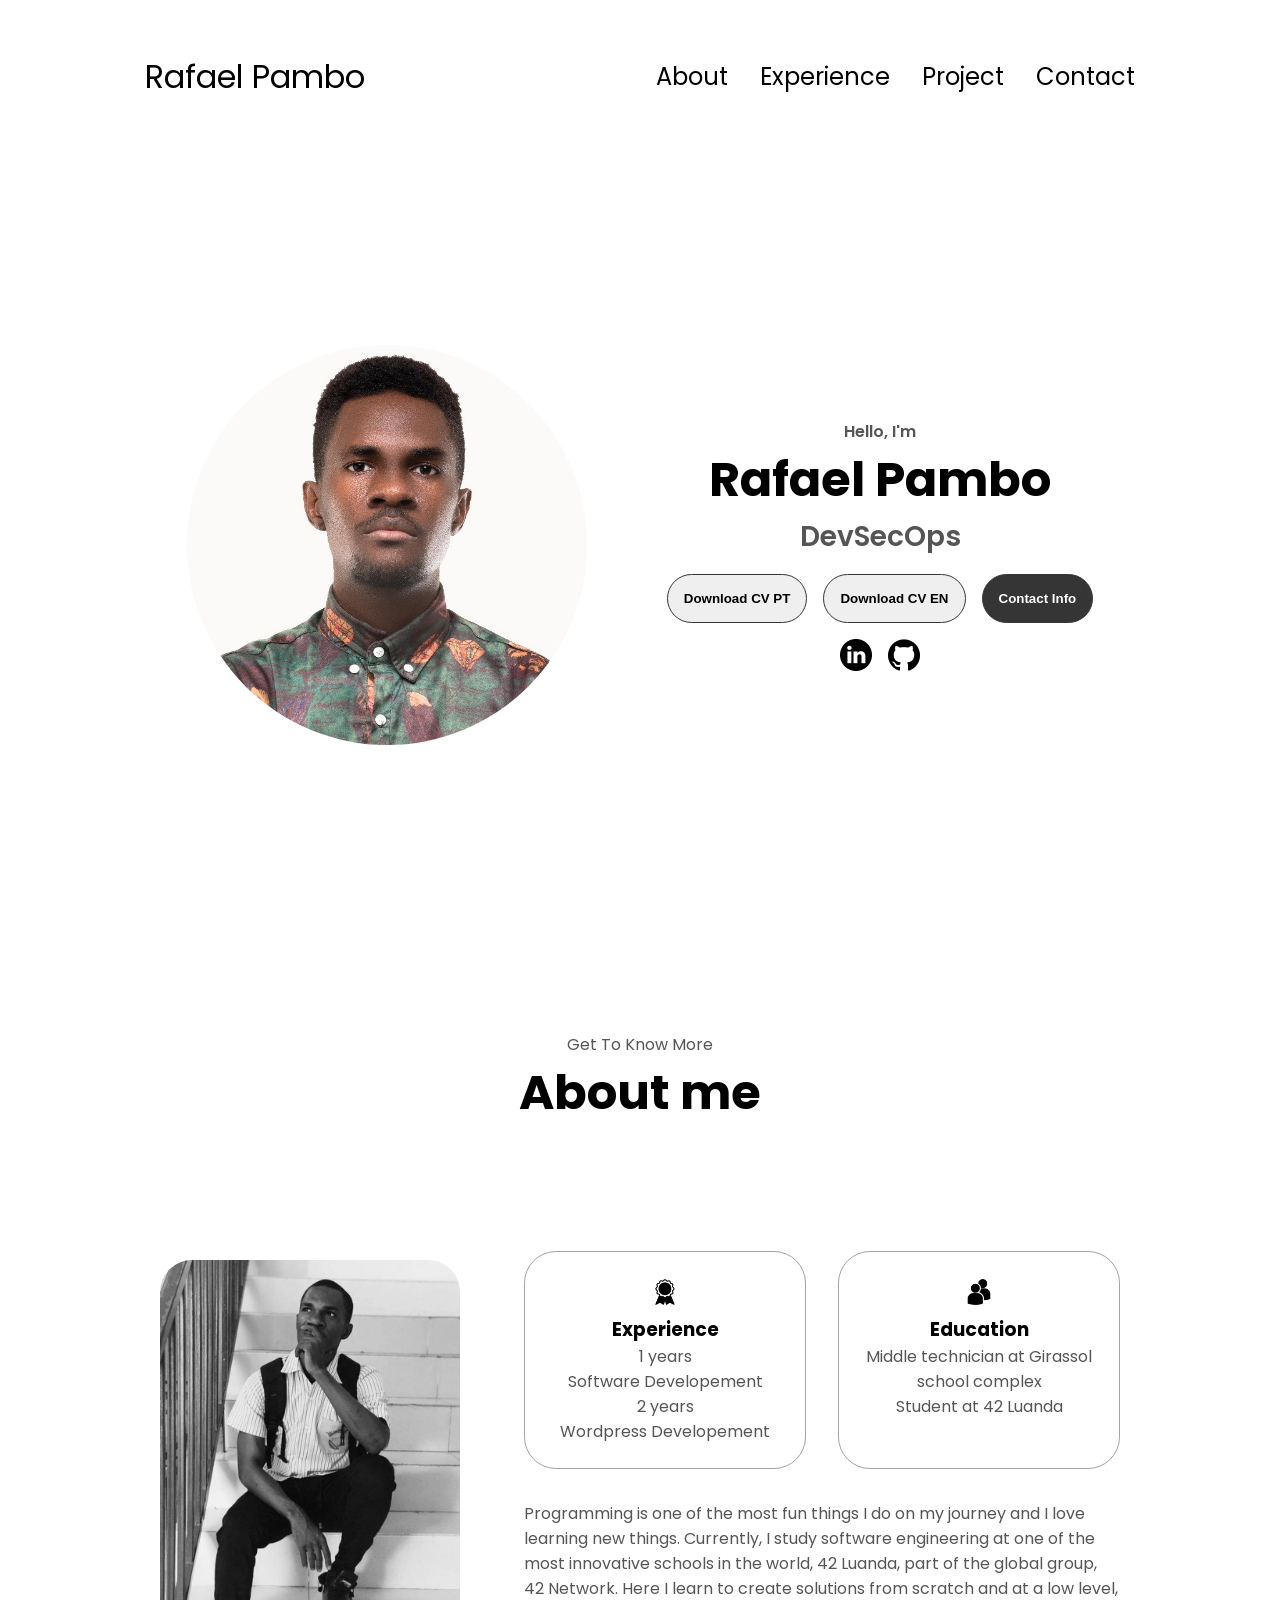
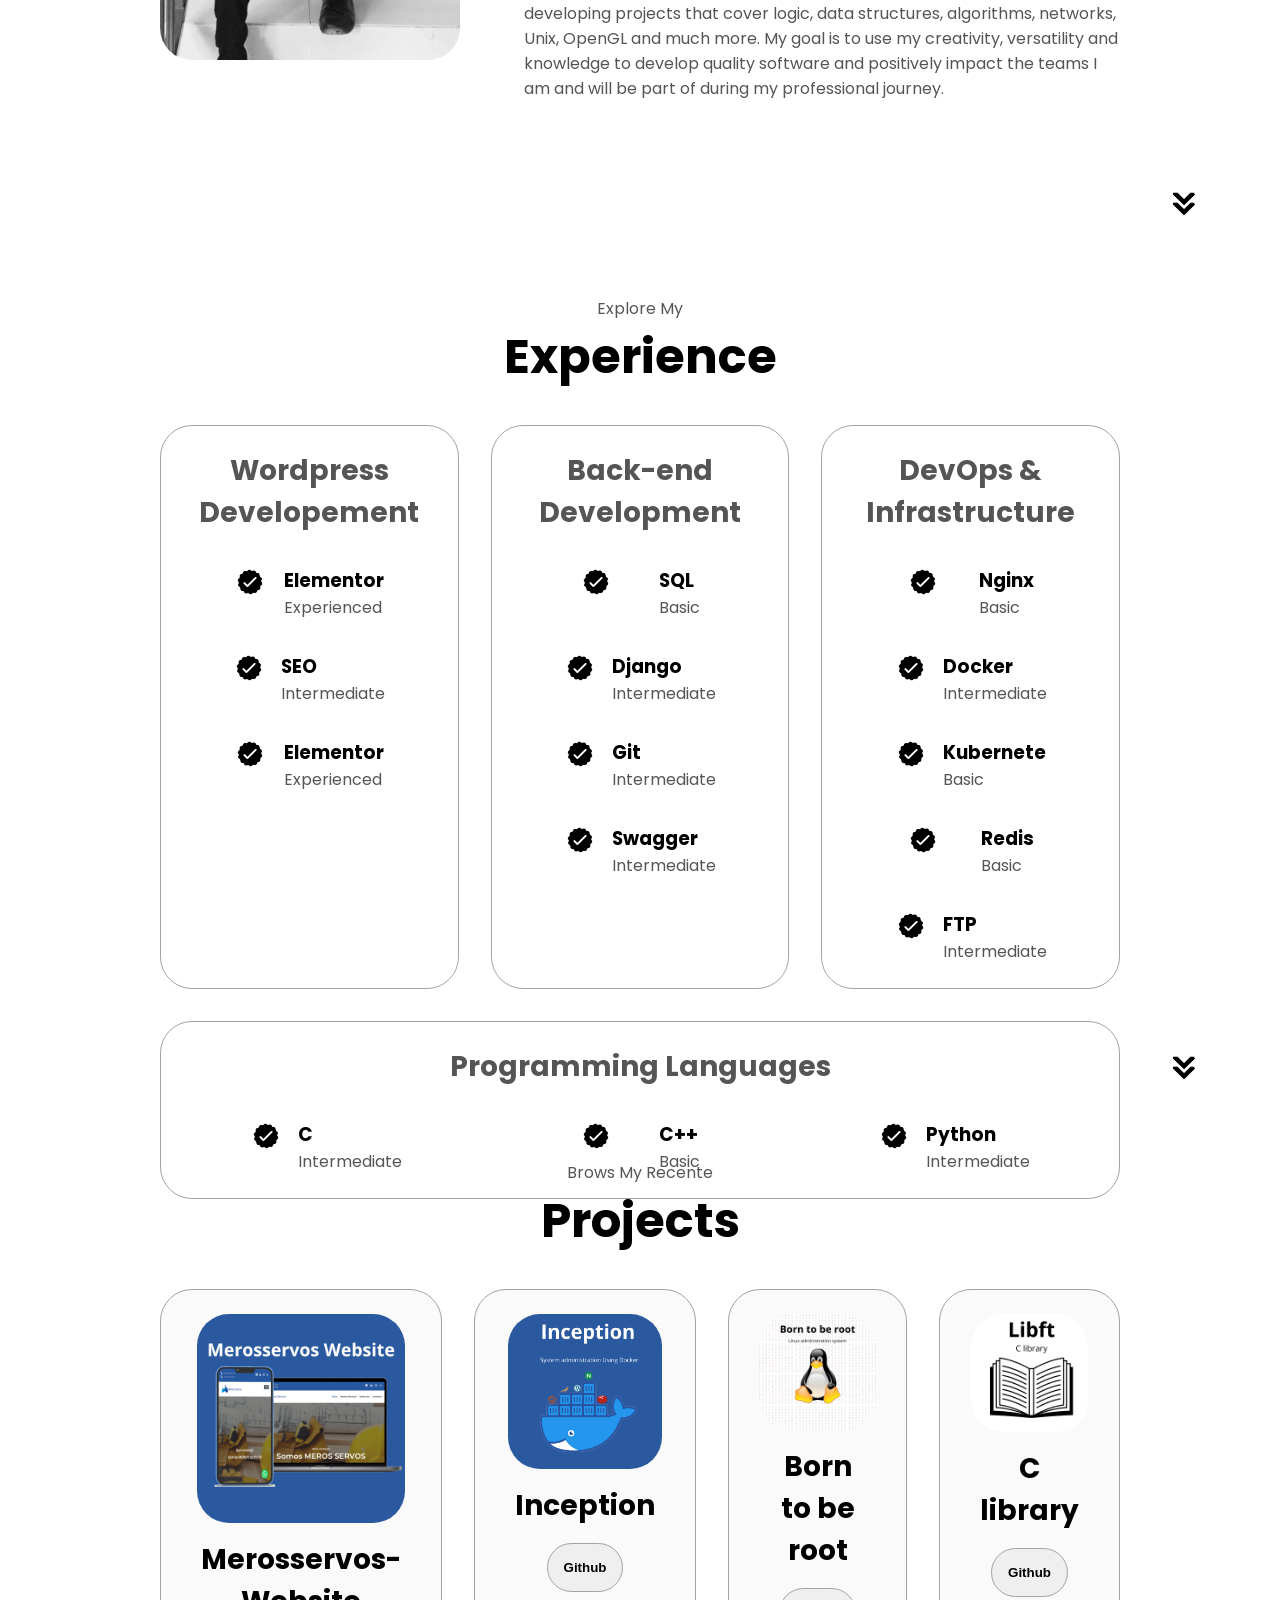
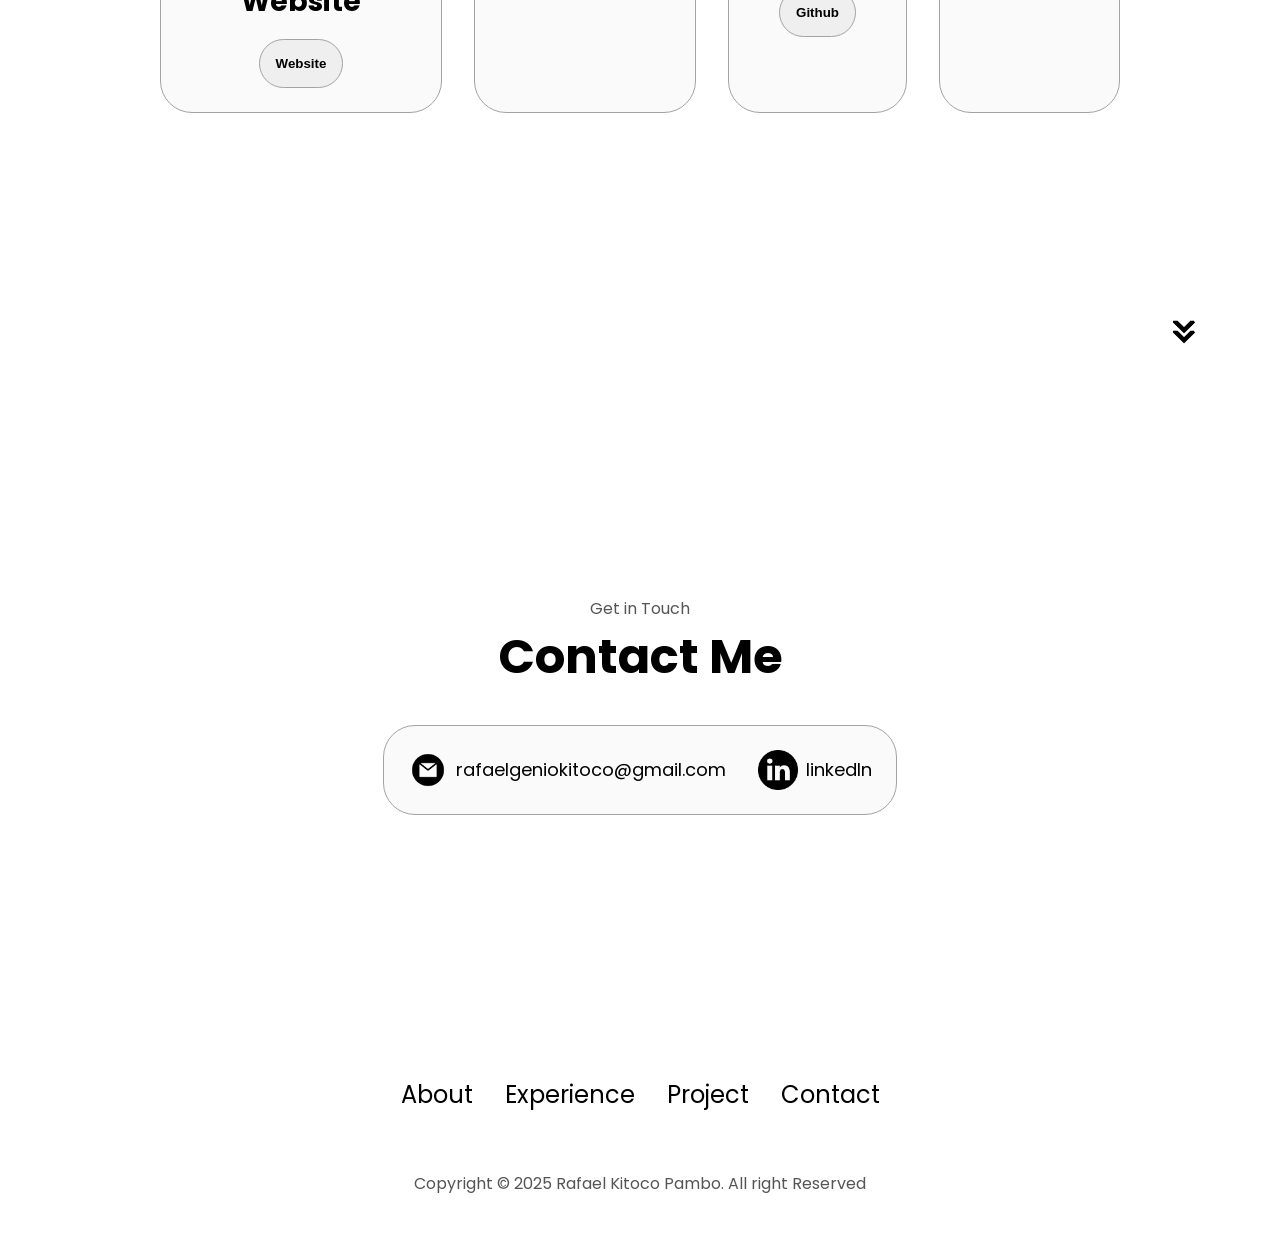
<file: bonus/srcs/requirements/static_page/html/index.html>
<!DOCTYPE html>
<html lang="en">
<head>
    <meta charset="UTF-8">
    <meta name="viewport" content="width=device-width, initial-scale=1.0">
    <title>Rafael Pambo</title>
    <link rel="stylesheet" href="style.css">
    <link rel="stylesheet" href="mediaquerys.css">
</head>
<body>
    <nav id="desktop-nav">
        <div class="logo">Rafael Pambo</div>
        <div>
            <ul class="nav-links">
                <li><a href="#about">About</a></li>
                <li><a href="#experience">Experience</a></li>
                <li><a href="#projects">Project</a></li>
                <li><a href="#contact">Contact</a></li>
            </ul>
        </div>
    </nav>
    <nav id="hamburger-nav">
        <div class="logo">Rafael Pambo</div>
        <div class="hamburger-menu">
            <div class="hamburger-icon" onclick="toggleMenu()">
                <span></span>
                <span></span>
                <span></span>
            </div>
            <div class="menu-links">
                <li><a href="#about" onclick="toggleMenu()">About</a></li>
                <li><a href="#experience" onclick="toggleMenu()">Experience</a></li>
                <li><a href="#projects" onclick="toggleMenu()">Project</a></li>
                <li><a href="#contact" onclick="toggleMenu()">Contact</a></li>
            </div>
        </div>
    </nav>
    <section id="profile">
        <div class="section__pic-container">
            <img class="rotante" src="assets/rafael.jpeg" alt="rafael pambo">
        </div>
        <div class="section__text">
            <p class="section__text__p1">Hello, I'm</p>
            <h1 class="title">Rafael Pambo</h1>
            <p class="section__text__p2">DevSecOps</p>
            <div class="btn-conteiner">
                <button class="btn btn-color-2" onclick="window.open('assets/rafael-pambo.pdf')">
                    Download CV PT
                </button>
                <button class="btn btn-color-2" onclick="window.open('assets/rafael-pambo.pdf')">
                    Download CV EN
                </button>
                <button class="btn btn-color-1" onclick="location.href='/#contact'">
                    Contact Info
                </button>
            </div>
            <div class="social-container">
                <img src="assets/linkedin.png" alt="My linkedin profile" class="icon" onclick="location.href='https://www.linkedin.com/in/rafaelkitoco/'">
                <img src="assets/github.png" alt="My github profile" class="icon" onclick="location.href='https://github.com/RafaelKitoco'">
            </div>
        </div>
    </section>
    <section id="about">
        <p class="section__text__p1">Get To Know More</p>
        <h1 class="title">About me</h1>
        <div class="section-container">
            <div class="section__pic-container">
                <img src="assets/rafael-about.jpg" alt="profile picture about" class="about-pic">
            </div>
            <div class="about-details-container">
                <div class="about-containers">
                    <div class="details-container">
                        <img src="./assets/experience.png" alt="experience Icon" class="icon">
                        <h3>Experience</h3>
                        <p>1 years <br> Software Developement</p>
                        <p>2 years <br> Wordpress Developement</p>
                    </div>
                    <div class="details-container">
                        <img src="assets/education.png" alt="educattion" class="icon">
                        <h3>Education</h3>
                        <p>Middle technician at Girassol school complex <br> Student at 42 Luanda</p>
                    </div>
                </div>
                <div class="text-container">
                    <p>Programming is one of the most fun things I do on my journey and I love learning new things.

                        Currently, I study software engineering at one of the most innovative schools in the world, 42 Luanda, part of the global group, 42 Network. Here I learn to create solutions from scratch and at a low level, developing projects that cover logic, data structures, algorithms, networks, Unix, OpenGL and much more.
                        
                        My goal is to use my creativity, versatility and knowledge to develop quality software and positively impact the teams I am and will be part of during my professional journey.</p>
                </div>
            </div>
        </div>
        <img src="assets/arrow.png" alt="Arrow icon" class="icon arrow" onclick="location.href='./#experience'">
    </section>
    <section id="experience">
        <p class="section__text__p1">Explore My</p>
        <h1 class="title">Experience</h1>
        <div class="experience-details-containers">
            <div class="about-containers">
                <div class="details-container">
                    <h2 class="experience-sub-tile">Wordpress Developement</h2>
                    <div class="article-container">
                        <article>
                            <img src="assets/checkmark.png" alt="experience icon" class="icon">
                            <div>
                                <h3>Elementor</h3>
                                <p>Experienced</p>
                            </div>
                        </article>
                        <article>
                            <img src="assets/checkmark.png" alt="experience icon" class="icon">
                            <div>
                                <h3>SEO</h3>
                                <p>Intermediate</p>
                            </div>
                        </article>
                        <article>
                            <img src="assets/checkmark.png" alt="experience icon" class="icon">
                            <div>
                                <h3>Elementor</h3>
                                <p>Experienced</p>
                            </div>
                        </article>
                    </div>
                </div>
                <div class="details-container">
                    <h2 class="experience-sub-tile">Back-end Development</h2>
                    <div class="article-container">
                        <article>
                            <img src="assets/checkmark.png" alt="experience icon" class="icon">
                            <div>
                                <h3>SQL</h3>
                                <p>Basic</p>
                            </div>
                        </article>
                        <article>
                            <img src="assets/checkmark.png" alt="experience icon" class="icon">
                            <div>
                                <h3>Django</h3>
                                <p>Intermediate</p>
                            </div>
                        </article>
                        <article>
                            <img src="assets/checkmark.png" alt="experience icon" class="icon">
                            <div>
                                <h3>Git</h3>
                                <p>Intermediate</p>
                            </div>
                        </article>
                        <article>
                            <img src="assets/checkmark.png" alt="experience icon" class="icon">
                            <div>
                                <h3>Swagger</h3>
                                <p>Intermediate</p>
                            </div>
                        </article>
                    </div>
                </div>
                <div class="details-container">
                    <h2 class="experience-sub-tile">DevOps & Infrastructure</h2>
                    <div class="article-container">
                        <article>
                            <img src="assets/checkmark.png" alt="experience icon" class="icon">
                            <div>
                                <h3>Nginx</h3>
                                <p>Basic</p>
                            </div>
                        </article>
                        <article>
                            <img src="assets/checkmark.png" alt="experience icon" class="icon">
                            <div>
                                <h3>Docker</h3>
                                <p>Intermediate</p>
                            </div>
                        </article>
                        <article>
                            <img src="assets/checkmark.png" alt="experience icon" class="icon">
                            <div>
                                <h3>Kubernete</h3>
                                <p>Basic</p>
                            </div>
                        </article>
                        <article>
                            <img src="assets/checkmark.png" alt="experience icon" class="icon">
                            <div>
                                <h3>Redis</h3>
                                <p>Basic</p>
                            </div>
                        </article>
                        <article>
                            <img src="assets/checkmark.png" alt="experience icon" class="icon">
                            <div>
                                <h3>FTP</h3>
                                <p>Intermediate</p>
                            </div>
                        </article>
                    </div>
                </div>
                <div class="details-container">
                    <h2 class="experience-sub-tile">Programming Languages</h2>
                    <div class="article-container">
                        <article>
                            <img src="assets/checkmark.png" alt="experience icon" class="icon">
                            <div>
                                <h3>C</h3>
                                <p>Intermediate</p>
                            </div>
                        </article>
                        <article>
                            <img src="assets/checkmark.png" alt="experience icon" class="icon">
                            <div>
                                <h3>C++</h3>
                                <p>Basic</p>
                            </div>
                        </article>
                        <article>
                            <img src="assets/checkmark.png" alt="experience icon" class="icon">
                            <div>
                                <h3>Python</h3>
                                <p>Intermediate</p>
                            </div>
                        </article>
                    </div>
                </div>
            </div>
        </div>
        <img src="assets/arrow.png" alt="Arrow icon" class="icon arrow" onclick="location.href='./#projects'">
    </section>
    <section id="projects">
        <p class="section__text__p1">Brows My Recente</p>
        <h1 class="title">Projects</h1>
        <div class="experience-details-containers">
            <div class="about-containers">
                <div class="details-container color-container">
                    <div class="article-container">
                        <img src="assets/Merosservos-Website.png" alt="merosserver project" class="project-img">
                    </div>
                    <h2 class="experience-sub-tile project-title">Merosservos-Website</h2>
                    <div class="btn-conteiner">
                        <button class="btn btn-color-2 project-btn" onclick="location.href='https://merosservos.fluxo-digital.com/'">
                            Website
                        </button>
                    </div>
                </div>
                <div class="details-container color-container">
                    <div class="article-container">
                        <img src="assets/docker.png" alt="merosserver project" class="project-img">
                    </div>
                    <h2 class="experience-sub-tile project-title">Inception</h2>
                    <div class="btn-conteiner">
                        <button class="btn btn-color-2 project-btn" onclick="location.href='https://merosservos.fluxo-digital.com/'">
                            Github
                        </button>
                    </div>
                </div>
                <div class="details-container color-container">
                    <div class="article-container">
                        <img src="assets/born.png" alt="merosserver project" class="project-img">
                    </div>
                    <h2 class="experience-sub-tile project-title">Born to be root</h2>
                    <div class="btn-conteiner">
                        <button class="btn btn-color-2 project-btn" onclick="location.href='https://merosservos.fluxo-digital.com/'">
                            Github
                        </button>
                    </div>
                </div>
                <div class="details-container color-container">
                    <div class="article-container">
                        <img src="assets/libft.png" alt="merosserver project" class="project-img">
                    </div>
                    <h2 class="experience-sub-tile project-title">C library</h2>
                    <div class="btn-conteiner">
                        <button class="btn btn-color-2 project-btn" onclick="location.href='https://merosservos.fluxo-digital.com/'">
                            Github
                        </button>
                    </div>
                </div>
            </div>
        </div>
        <img src="assets/arrow.png" alt="Arrow icon" class="icon arrow" onclick="location.href='./#contact'">
    </section>
    <section id="contact">
        <p class="section__text__p1">Get in Touch</p>
        <h1 class="title ">Contact Me</h1>
        <div class="contact-info-upper-container">
            <div class="contact-info-container">
                <img src="assets/email.png" alt="email icon" class="icon contact-icon email-icon">
                <p><a href="https://www.linkedin.com/in/rafaelkitoco/">rafaelgeniokitoco@gmail.com</a></p>
            </div>
            <div class="contact-info-container">
                <img src="assets/linkedin.png" alt="linkedin icon" class="icon contact-icon email-icon">
                <p><a href="">linkedIn</a></p>
            </div>
        </div>
    </section>
    <footer>
        <nav>
            <div class="nav-links-container">
                <ul class="nav-links">
                    <li><a href="#about">About</a></li>
                    <li><a href="#experience">Experience</a></li>
                    <li><a href="#projects">Project</a></li>
                    <li><a href="#contact">Contact</a></li>
                </ul>
            </div>
        </nav>
        <p>Copyright &#169; 2025 Rafael Kitoco Pambo. All right Reserved</p>
    </footer>
    <script src="scripts.js"></script>
</body>
</html>
</file>
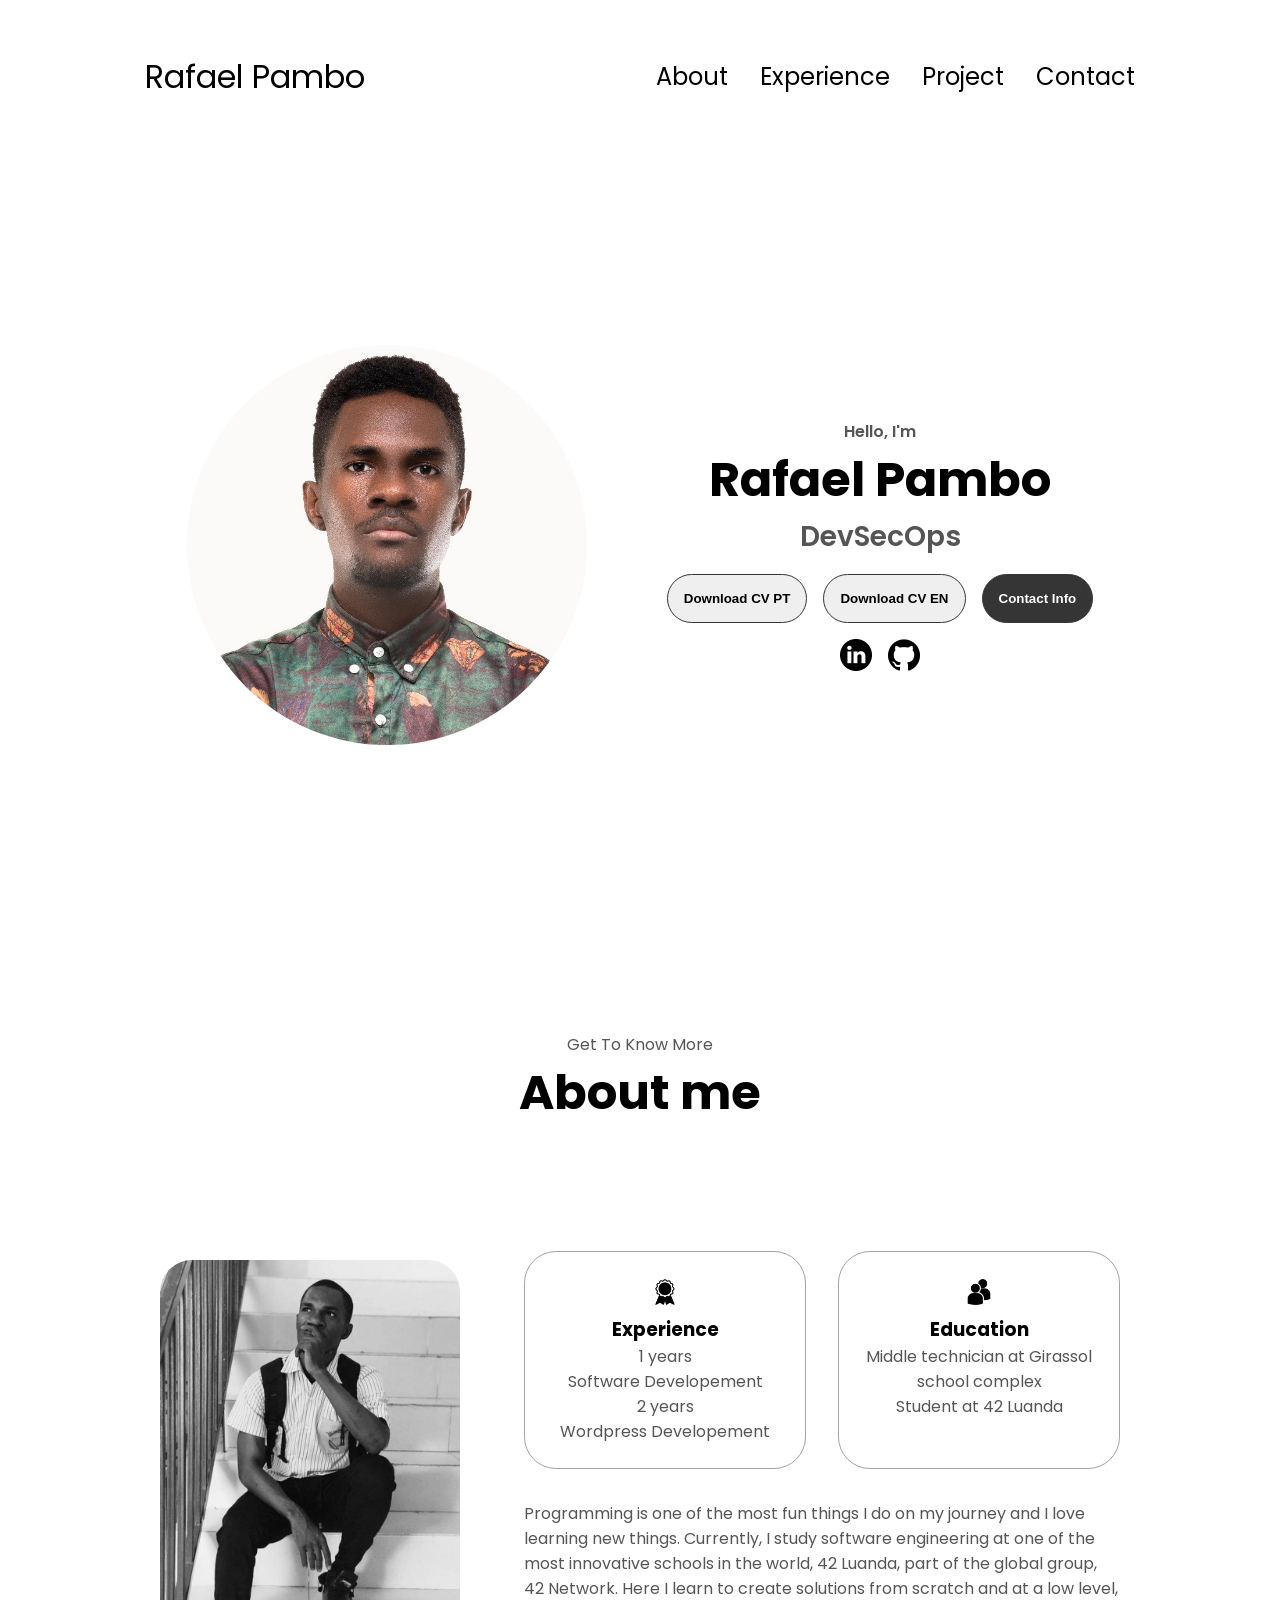
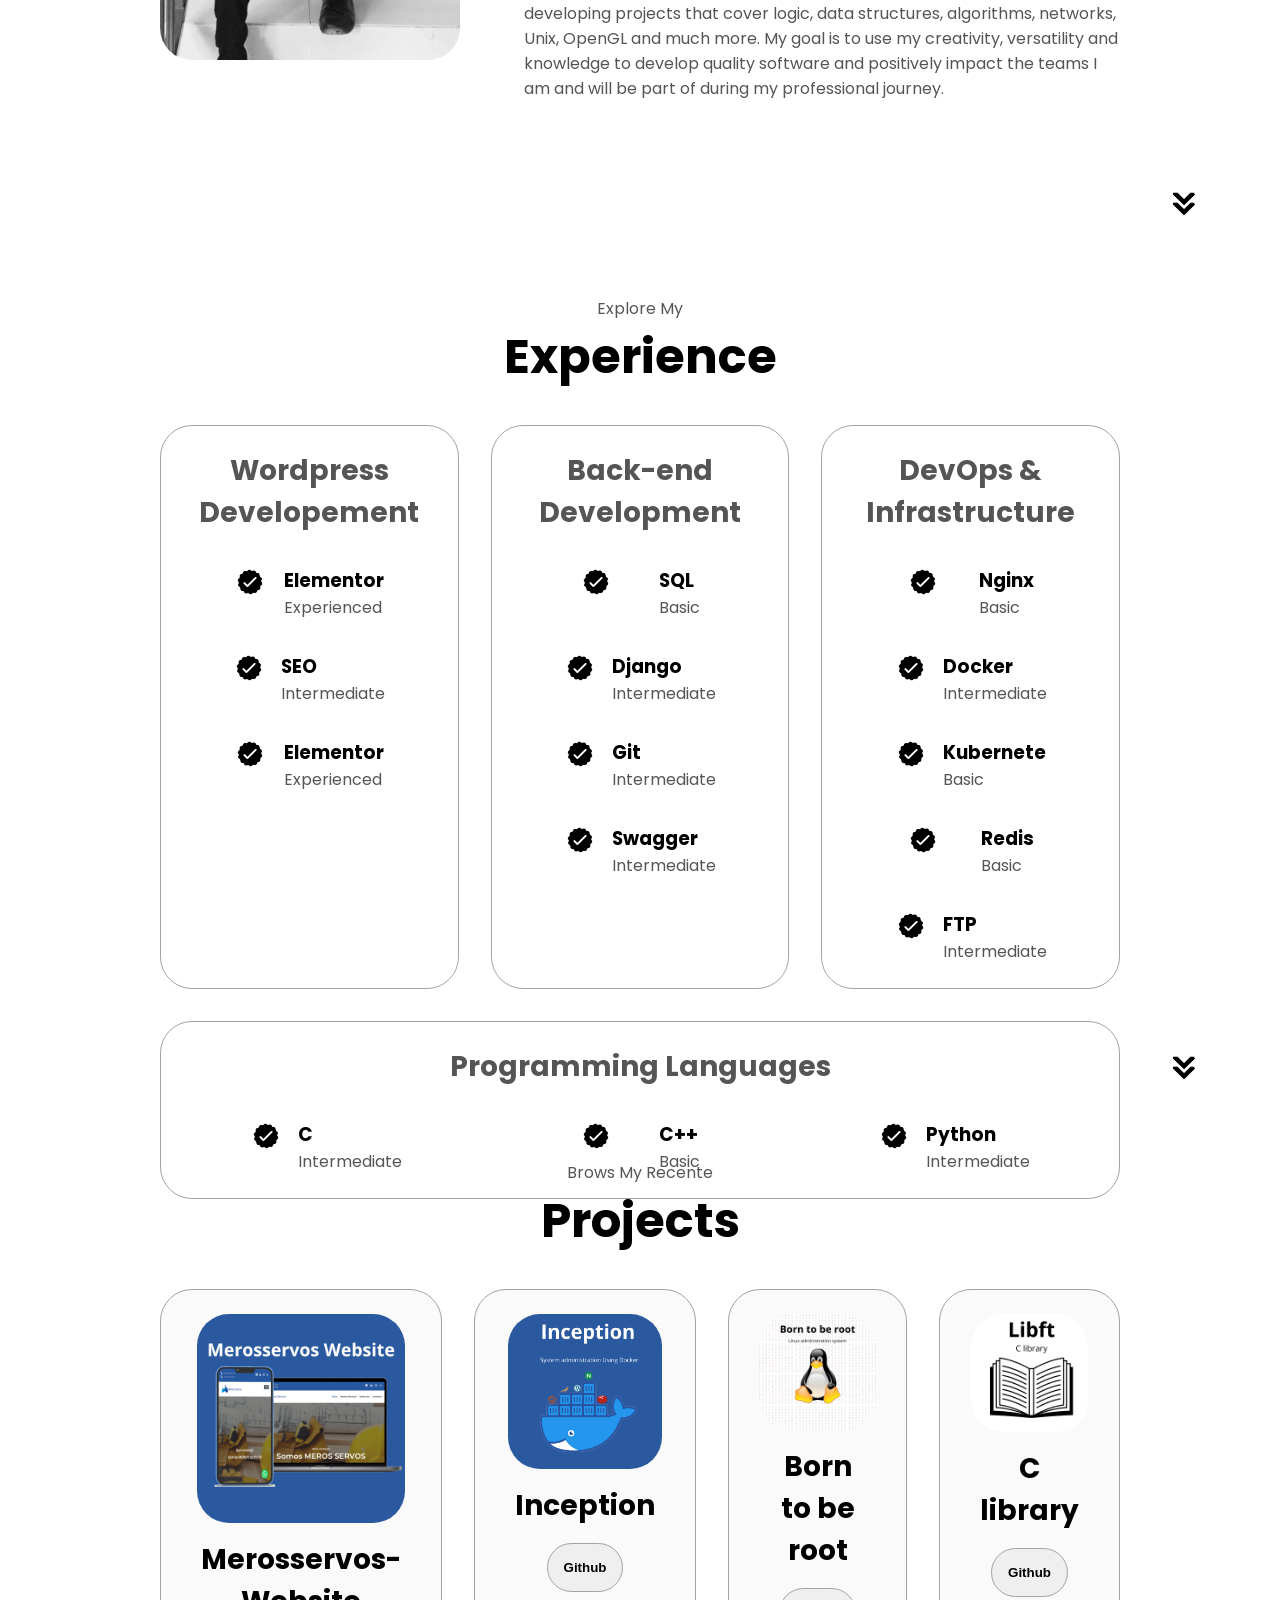
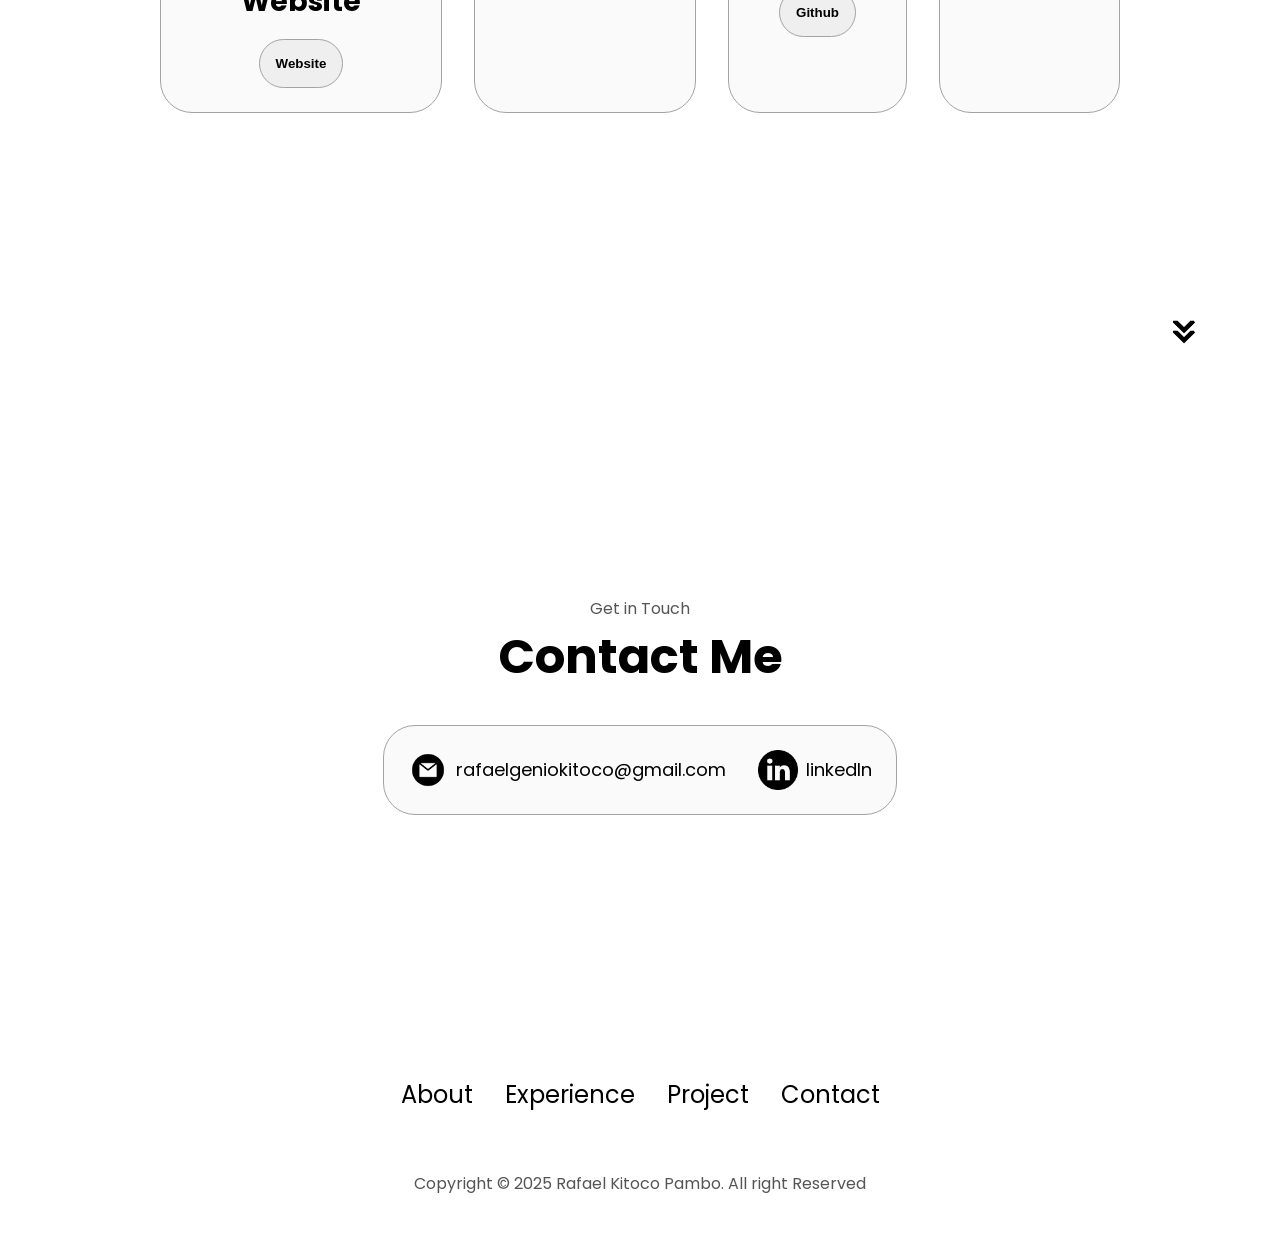
<file: srcs/requirements/bonus/static_page/html/index.html>
<!DOCTYPE html>
<html lang="en">
<head>
    <meta charset="UTF-8">
    <meta name="viewport" content="width=device-width, initial-scale=1.0">
    <title>Rafael Pambo</title>
    <link rel="stylesheet" href="style.css">
    <link rel="stylesheet" href="mediaquerys.css">
</head>
<body>
    <nav id="desktop-nav">
        <div class="logo">Rafael Pambo</div>
        <div>
            <ul class="nav-links">
                <li><a href="#about">About</a></li>
                <li><a href="#experience">Experience</a></li>
                <li><a href="#projects">Project</a></li>
                <li><a href="#contact">Contact</a></li>
            </ul>
        </div>
    </nav>
    <nav id="hamburger-nav">
        <div class="logo">Rafael Pambo</div>
        <div class="hamburger-menu">
            <div class="hamburger-icon" onclick="toggleMenu()">
                <span></span>
                <span></span>
                <span></span>
            </div>
            <div class="menu-links">
                <li><a href="#about" onclick="toggleMenu()">About</a></li>
                <li><a href="#experience" onclick="toggleMenu()">Experience</a></li>
                <li><a href="#projects" onclick="toggleMenu()">Project</a></li>
                <li><a href="#contact" onclick="toggleMenu()">Contact</a></li>
            </div>
        </div>
    </nav>
    <section id="profile">
        <div class="section__pic-container">
            <img class="rotante" src="assets/rafael.jpeg" alt="rafael pambo">
        </div>
        <div class="section__text">
            <p class="section__text__p1">Hello, I'm</p>
            <h1 class="title">Rafael Pambo</h1>
            <p class="section__text__p2">DevSecOps</p>
            <div class="btn-conteiner">
                <button class="btn btn-color-2" onclick="window.open('assets/rafael-pambo.pdf')">
                    Download CV PT
                </button>
                <button class="btn btn-color-2" onclick="window.open('assets/rafael-pambo.pdf')">
                    Download CV EN
                </button>
                <button class="btn btn-color-1" onclick="location.href='/#contact'">
                    Contact Info
                </button>
            </div>
            <div class="social-container">
                <img src="assets/linkedin.png" alt="My linkedin profile" class="icon" onclick="location.href='https://www.linkedin.com/in/rafaelkitoco/'">
                <img src="assets/github.png" alt="My github profile" class="icon" onclick="location.href='https://github.com/rpambo'">
            </div>
        </div>
    </section>
    <section id="about">
        <p class="section__text__p1">Get To Know More</p>
        <h1 class="title">About me</h1>
        <div class="section-container">
            <div class="section__pic-container">
                <img src="assets/rafael-about.jpg" alt="profile picture about" class="about-pic">
            </div>
            <div class="about-details-container">
                <div class="about-containers">
                    <div class="details-container">
                        <img src="./assets/experience.png" alt="experience Icon" class="icon">
                        <h3>Experience</h3>
                        <p>1 years <br> Software Developement</p>
                        <p>2 years <br> Wordpress Developement</p>
                    </div>
                    <div class="details-container">
                        <img src="assets/education.png" alt="educattion" class="icon">
                        <h3>Education</h3>
                        <p>Middle technician at Girassol school complex <br> Student at 42 Luanda</p>
                    </div>
                </div>
                <div class="text-container">
                    <p>Programming is one of the most fun things I do on my journey and I love learning new things.

                        Currently, I study software engineering at one of the most innovative schools in the world, 42 Luanda, part of the global group, 42 Network. Here I learn to create solutions from scratch and at a low level, developing projects that cover logic, data structures, algorithms, networks, Unix, OpenGL and much more.
                        
                        My goal is to use my creativity, versatility and knowledge to develop quality software and positively impact the teams I am and will be part of during my professional journey.</p>
                </div>
            </div>
        </div>
        <img src="assets/arrow.png" alt="Arrow icon" class="icon arrow" onclick="location.href='./#experience'">
    </section>
    <section id="experience">
        <p class="section__text__p1">Explore My</p>
        <h1 class="title">Experience</h1>
        <div class="experience-details-containers">
            <div class="about-containers">
                <div class="details-container">
                    <h2 class="experience-sub-tile">Wordpress Developement</h2>
                    <div class="article-container">
                        <article>
                            <img src="assets/checkmark.png" alt="experience icon" class="icon">
                            <div>
                                <h3>Elementor</h3>
                                <p>Experienced</p>
                            </div>
                        </article>
                        <article>
                            <img src="assets/checkmark.png" alt="experience icon" class="icon">
                            <div>
                                <h3>SEO</h3>
                                <p>Intermediate</p>
                            </div>
                        </article>
                        <article>
                            <img src="assets/checkmark.png" alt="experience icon" class="icon">
                            <div>
                                <h3>Elementor</h3>
                                <p>Experienced</p>
                            </div>
                        </article>
                    </div>
                </div>
                <div class="details-container">
                    <h2 class="experience-sub-tile">Back-end Development</h2>
                    <div class="article-container">
                        <article>
                            <img src="assets/checkmark.png" alt="experience icon" class="icon">
                            <div>
                                <h3>SQL</h3>
                                <p>Basic</p>
                            </div>
                        </article>
                        <article>
                            <img src="assets/checkmark.png" alt="experience icon" class="icon">
                            <div>
                                <h3>Django</h3>
                                <p>Intermediate</p>
                            </div>
                        </article>
                        <article>
                            <img src="assets/checkmark.png" alt="experience icon" class="icon">
                            <div>
                                <h3>Git</h3>
                                <p>Intermediate</p>
                            </div>
                        </article>
                        <article>
                            <img src="assets/checkmark.png" alt="experience icon" class="icon">
                            <div>
                                <h3>Swagger</h3>
                                <p>Intermediate</p>
                            </div>
                        </article>
                    </div>
                </div>
                <div class="details-container">
                    <h2 class="experience-sub-tile">DevOps & Infrastructure</h2>
                    <div class="article-container">
                        <article>
                            <img src="assets/checkmark.png" alt="experience icon" class="icon">
                            <div>
                                <h3>Nginx</h3>
                                <p>Basic</p>
                            </div>
                        </article>
                        <article>
                            <img src="assets/checkmark.png" alt="experience icon" class="icon">
                            <div>
                                <h3>Docker</h3>
                                <p>Intermediate</p>
                            </div>
                        </article>
                        <article>
                            <img src="assets/checkmark.png" alt="experience icon" class="icon">
                            <div>
                                <h3>Kubernete</h3>
                                <p>Basic</p>
                            </div>
                        </article>
                        <article>
                            <img src="assets/checkmark.png" alt="experience icon" class="icon">
                            <div>
                                <h3>Redis</h3>
                                <p>Basic</p>
                            </div>
                        </article>
                        <article>
                            <img src="assets/checkmark.png" alt="experience icon" class="icon">
                            <div>
                                <h3>FTP</h3>
                                <p>Intermediate</p>
                            </div>
                        </article>
                    </div>
                </div>
                <div class="details-container">
                    <h2 class="experience-sub-tile">Programming Languages</h2>
                    <div class="article-container">
                        <article>
                            <img src="assets/checkmark.png" alt="experience icon" class="icon">
                            <div>
                                <h3>C</h3>
                                <p>Intermediate</p>
                            </div>
                        </article>
                        <article>
                            <img src="assets/checkmark.png" alt="experience icon" class="icon">
                            <div>
                                <h3>C++</h3>
                                <p>Basic</p>
                            </div>
                        </article>
                        <article>
                            <img src="assets/checkmark.png" alt="experience icon" class="icon">
                            <div>
                                <h3>Python</h3>
                                <p>Intermediate</p>
                            </div>
                        </article>
                    </div>
                </div>
            </div>
        </div>
        <img src="assets/arrow.png" alt="Arrow icon" class="icon arrow" onclick="location.href='./#projects'">
    </section>
    <section id="projects">
        <p class="section__text__p1">Brows My Recente</p>
        <h1 class="title">Projects</h1>
        <div class="experience-details-containers">
            <div class="about-containers">
                <div class="details-container color-container">
                    <div class="article-container">
                        <img src="assets/Merosservos-Website.png" alt="merosserver project" class="project-img">
                    </div>
                    <h2 class="experience-sub-tile project-title">Merosservos-Website</h2>
                    <div class="btn-conteiner">
                        <button class="btn btn-color-2 project-btn" onclick="location.href='https://merosservos.fluxo-digital.com/'">
                            Website
                        </button>
                    </div>
                </div>
                <div class="details-container color-container">
                    <div class="article-container">
                        <img src="assets/docker.png" alt="merosserver project" class="project-img">
                    </div>
                    <h2 class="experience-sub-tile project-title">Inception</h2>
                    <div class="btn-conteiner">
                        <button class="btn btn-color-2 project-btn" onclick="location.href='https://merosservos.fluxo-digital.com/'">
                            Github
                        </button>
                    </div>
                </div>
                <div class="details-container color-container">
                    <div class="article-container">
                        <img src="assets/born.png" alt="merosserver project" class="project-img">
                    </div>
                    <h2 class="experience-sub-tile project-title">Born to be root</h2>
                    <div class="btn-conteiner">
                        <button class="btn btn-color-2 project-btn" onclick="location.href='https://merosservos.fluxo-digital.com/'">
                            Github
                        </button>
                    </div>
                </div>
                <div class="details-container color-container">
                    <div class="article-container">
                        <img src="assets/libft.png" alt="merosserver project" class="project-img">
                    </div>
                    <h2 class="experience-sub-tile project-title">C library</h2>
                    <div class="btn-conteiner">
                        <button class="btn btn-color-2 project-btn" onclick="location.href='https://merosservos.fluxo-digital.com/'">
                            Github
                        </button>
                    </div>
                </div>
            </div>
        </div>
        <img src="assets/arrow.png" alt="Arrow icon" class="icon arrow" onclick="location.href='./#contact'">
    </section>
    <section id="contact">
        <p class="section__text__p1">Get in Touch</p>
        <h1 class="title ">Contact Me</h1>
        <div class="contact-info-upper-container">
            <div class="contact-info-container">
                <img src="assets/email.png" alt="email icon" class="icon contact-icon email-icon">
                <p><a href="https://www.linkedin.com/in/rafaelkitoco/">rafaelgeniokitoco@gmail.com</a></p>
            </div>
            <div class="contact-info-container">
                <img src="assets/linkedin.png" alt="linkedin icon" class="icon contact-icon email-icon">
                <p><a href="">linkedIn</a></p>
            </div>
        </div>
    </section>
    <footer>
        <nav>
            <div class="nav-links-container">
                <ul class="nav-links">
                    <li><a href="#about">About</a></li>
                    <li><a href="#experience">Experience</a></li>
                    <li><a href="#projects">Project</a></li>
                    <li><a href="#contact">Contact</a></li>
                </ul>
            </div>
        </nav>
        <p>Copyright &#169; 2025 Rafael Kitoco Pambo. All right Reserved</p>
    </footer>
    <script src="scripts.js"></script>
</body>
</html>
</file>
<file: bonus/srcs/requirements/static_page/html/style.css>
@import url('https://fonts.googleapis.com/css2?family=Poppins:ital,wght@0,100;0,200;0,300;0,400;0,500;0,600;0,700;0,800;0,900;1,100;1,200;1,300;1,400;1,500;1,600;1,700;1,800;1,900&display=swap');

* {
    padding: 0;
    margin: 0;
}

body {
    font-family: "Poppins", sans-serif;
}

html {
    scroll-behavior: smooth;
}

p {
    color: rgb(85, 85, 85);
}

a, 
.btn {
    transition: all 300ms ease;
}

nav, 
.nav-links {
    display: flex;
}

nav {
    justify-content: space-around;
    align-items: center;
    height: 17vh;
}

.nav-links {
    gap: 2rem;
    font-size: 1.5rem;
    list-style: none;
}

a {
    color: black;
    text-decoration: none;
    text-decoration-color: white;
}

a:hover {
    text-decoration: underline;
    text-underline-offset: 1rem;
    color: rgb(181, 181, 181);
    color: gray;
}

.logo {
    font-size: 2rem;
}

.logo:hover {
    cursor: default;
}

#hamburger-nav {
    display: none;
}

.hamburger-menu {
    position: relative;
    display: inline-block;
}

.hamburger-icon {
    display: flex;
    flex-direction: column;
    justify-content: space-between;
    width: 30px;
    height: 24px;
    cursor: pointer;
}

.hamburger-icon span {
    width: 100%;
    height: 2px;
    background-color: black;
    transition: all 0.3 ease-in-out;
}

.menu-links {
    position: absolute;
    top: 100%;
    right: 0;
    background-color: white;
    width: fit-content;
    max-height: 0;
    overflow: hidden;
    transition: all 0.3 ease-in-out;
  }

.menu-links a {
    display: block;
    color: black;
    transition: all 0.3 ease-in-out;
    text-decoration: none;
    padding: 10px;
    font-size: 1.5rem;
    text-align: center;
    transition: all 0.3 ease-in-out;
}

.menu-links li {
    list-style: none;
}

.menu-links.open {
    max-height: 300px;
}

.hamburger-icon.open span:first-child {
    transform: rotate(45deg) translate(10px, 5px);
}

.hamburger-icon.open span:nth-child(2) {
    opacity: 0;
}

.hamburger-icon.open span:last-child {
    transform: rotate(-45deg) translate(10px, -5px);
}

.hamburger-icon span:first-child {
    transform: none;
}

.hamburger-icon span:first-child {
    opacity: 1;
}

.hamburger-icon span:first-child {
    transform: none;
}

section { 
    padding-top: 4vh;
    height: 96vh;
    margin: 0 10rem;
    box-sizing: border-box;
    min-height: fit-content;
}

.section-container {
    display: flex;
}

#profile {
    display: flex;
    justify-content: center;
    gap: 5rem;
    height: 88vh;
}

.section__pic-container {
    display: flex;
    height: 400px;
    width: 400px;
    margin: auto 0;
}

.section__pic-container .rotante {
    border-radius: 50%;
}

.section__text {
    align-self: center;
    text-align: center;
}

.section__text p {
    font-weight: 600;
}

.section__text__p1 {
    text-align: center;
}

.section__text__p2 {
    font-size: 1.75rem;
    margin-bottom: 1rem;
}

.title {
    font-size: 3rem;
    text-align: center;
}

.social-container {
    display: flex;
    justify-content: center;
    margin-top: 1rem;
    gap: 1rem;
}

.icon {
    cursor: pointer;
    height: 2rem;
}

.btn-conteiner {
    display: flex;
    justify-content: center;
    gap:  1rem;
}

.btn {
    font-weight: 600;
    transition: all 300ms ease;
    padding: 1rem;
    border-radius: 2rem;
}

.btn-color-1,  .btn-color-2 {
    border: rgb(53, 53, 53) 0.1rem solid;
}

.btn-color-1:hover,  .btn-color-2:hover {
    cursor: pointer;
}

.btn-color-1, .btn-color-2:hover {
    background-color: rgb(53, 53, 53);
    color: white;
}

.btn-color-1:hover {
    background-color: rgb(0, 0, 0);
}

.btn-color-2 {
    background-color: none;
}

.btn-color-2:hover {
    border: rgb(250, 250, 250);
}

.btn-conteiner {
    gap: 1rem;
}

#about {
    position: relative;
}

.about-containers {
    gap: 2rem;
    margin-bottom: 2rem;
    margin-top: 2rem;
}

.about-details-container {
    justify-content: center;
    flex-direction: column;
}

.about-containers, .about-details-container {
    display: flex;
}

.about-pic {
    border-radius: 2rem;
}

.arrow {
    position: absolute;
    right: -5rem;
    bottom: 2.5rem;
}

.details-container {
    padding: 1.5rem;
    flex: 1;
    background-color: white;
    border-radius: 2rem;
    border: rgb(53, 53, 53) 0.1rem solid;
    border-color: rgb(163, 163, 163);
    text-align: center;
}

.section-container {
    gap: 4rem;
    height: 80%;
}

.section__pic-container {
    height: 400px;
    width: 400px;
    margin: auto 0;
}

#experience {
    position: relative;
}

.experience-sub-tile {
    color: rgb(85, 85, 85);
    font-size: 1.75rem;
    margin-bottom: 2rem;
}

.experience-details-containers {
    display: flex;
    justify-content: center;
    flex-direction: column;
}

.article-container {
    display: flex;
    text-align: initial;
    flex-wrap: wrap;
    flex-direction: row;
    gap: 2rem;
    justify-content: space-around;
}

article {
    display: flex;
    width: 10rem;
    justify-content: space-around;
    gap: 0.5rem;
}

article .icon {
    cursor: default;
}

#projects {
    position: relative;
}

.color-container {
    border-color: rgb(163, 163, 163);
    background-color: rgb(250, 250, 250);
}

.project-img {
    border-radius: 2rem;
    height: 90%;
    width: 90%;
}

.project-title {
    margin: 1rem;
    color: black;
}

.project-btn {
    color: black;
    border-color: rgb(163, 163, 163);
}

#contact {
    display: flex;
    justify-content: center;
    flex-direction: column;
    height: 70vh;
}

.contact-info-upper-container {
    display: flex;
    justify-content: center;
    border-radius: 2rem;
    border: rgb(53, 53, 53) 0.1rem solid;
    border-color: rgb(163, 163, 163);
    background-color: rgb(250, 250, 250);
    margin:  2rem auto;
    padding: 0.5rem;
}

.contact-info-container {
    display: flex;
    align-items: center;
    justify-content: center;
    gap: 0.5rem;
    margin: 1rem;
}

.contact-info-container {
    font-size: large;
}

.contact-icon {
    cursor: default;
}

.email-icon {
    height: 2.5rem;
}

footer {
    height: 26vh;
    margin: 0 1rem;
}

footer p {
    text-align:  center;
}
</file>
<file: bonus/srcs/requirements/static_page/html/mediaquerys.css>
@media screen and (max-width: 1400px) {
    #profile {
        height: 83vh;
        margin-bottom: 6rem;
    }
    .about-containers {
        flex-wrap: wrap;
    }
}

@media screen and (max-width: 1200px) {
    #desktop-nav {
        display: none;
    }
    #hamburger-nav {
        display: flex;
    }
    #expirience,  .experience-details-containers{
        margin-top: 2rem;
    }
    #profile, .section-container {
        display: block;
    }

    .arrow {
        display: none;
    }

    section, .section-container{
        height: fit-content;
    }
    section {
        margin: 0 5%;
    }

    .section__pic-container {
        width: 275px;
        height: 275px;
        margin: 0 auto 2rem;
    }
    .about-containers {
        margin-top: 0;
    }
}

@media screen and (max-width: 600px) {
    #contact, footer {
        height: 40vh;
    }

    #profile {
        height: 83vh;
        margin-bottom: 0;
    }
    article {
        font-size: 1rem;
    }

    footer nav {
        height: fit-content;
        margin-bottom: 2rem;
    }

    .about-containers, .contact-info-upper-container, .btn-containers {
        flex-wrap: wrap;
    }
    .contact-info-container {
        margin: 0;
    }

    .contact-info-container p, .nav-links li a {
        font-size: 1rem;
    }

    .experience-sub-tile {
        font-size: 1.25rem;
    }

    .logo {
        font-size: 1.5rem;
    }

    .nav-links {
        flex-direction: column;
        gap: 0.5rem;
        text-align: center;
    }
    .section__pic-container {
        width: auto;
        height: 46vw;
        justify-content: center;
    }
    .section__text__p2 {
        font-size: 1.25rem;
    }
    .title {
        font-size: 2rem;
    }
    .text-container {
        text-align: justify;
    }
}
</file>
<file: srcs/requirements/bonus/static_page/html/style.css>
@import url('https://fonts.googleapis.com/css2?family=Poppins:ital,wght@0,100;0,200;0,300;0,400;0,500;0,600;0,700;0,800;0,900;1,100;1,200;1,300;1,400;1,500;1,600;1,700;1,800;1,900&display=swap');

* {
    padding: 0;
    margin: 0;
}

body {
    font-family: "Poppins", sans-serif;
}

html {
    scroll-behavior: smooth;
}

p {
    color: rgb(85, 85, 85);
}

a, 
.btn {
    transition: all 300ms ease;
}

nav, 
.nav-links {
    display: flex;
}

nav {
    justify-content: space-around;
    align-items: center;
    height: 17vh;
}

.nav-links {
    gap: 2rem;
    font-size: 1.5rem;
    list-style: none;
}

a {
    color: black;
    text-decoration: none;
    text-decoration-color: white;
}

a:hover {
    text-decoration: underline;
    text-underline-offset: 1rem;
    color: rgb(181, 181, 181);
    color: gray;
}

.logo {
    font-size: 2rem;
}

.logo:hover {
    cursor: default;
}

#hamburger-nav {
    display: none;
}

.hamburger-menu {
    position: relative;
    display: inline-block;
}

.hamburger-icon {
    display: flex;
    flex-direction: column;
    justify-content: space-between;
    width: 30px;
    height: 24px;
    cursor: pointer;
}

.hamburger-icon span {
    width: 100%;
    height: 2px;
    background-color: black;
    transition: all 0.3 ease-in-out;
}

.menu-links {
    position: absolute;
    top: 100%;
    right: 0;
    background-color: white;
    width: fit-content;
    max-height: 0;
    overflow: hidden;
    transition: all 0.3 ease-in-out;
  }

.menu-links a {
    display: block;
    color: black;
    transition: all 0.3 ease-in-out;
    text-decoration: none;
    padding: 10px;
    font-size: 1.5rem;
    text-align: center;
    transition: all 0.3 ease-in-out;
}

.menu-links li {
    list-style: none;
}

.menu-links.open {
    max-height: 300px;
}

.hamburger-icon.open span:first-child {
    transform: rotate(45deg) translate(10px, 5px);
}

.hamburger-icon.open span:nth-child(2) {
    opacity: 0;
}

.hamburger-icon.open span:last-child {
    transform: rotate(-45deg) translate(10px, -5px);
}

.hamburger-icon span:first-child {
    transform: none;
}

.hamburger-icon span:first-child {
    opacity: 1;
}

.hamburger-icon span:first-child {
    transform: none;
}

section { 
    padding-top: 4vh;
    height: 96vh;
    margin: 0 10rem;
    box-sizing: border-box;
    min-height: fit-content;
}

.section-container {
    display: flex;
}

#profile {
    display: flex;
    justify-content: center;
    gap: 5rem;
    height: 88vh;
}

.section__pic-container {
    display: flex;
    height: 400px;
    width: 400px;
    margin: auto 0;
}

.section__pic-container .rotante {
    border-radius: 50%;
}

.section__text {
    align-self: center;
    text-align: center;
}

.section__text p {
    font-weight: 600;
}

.section__text__p1 {
    text-align: center;
}

.section__text__p2 {
    font-size: 1.75rem;
    margin-bottom: 1rem;
}

.title {
    font-size: 3rem;
    text-align: center;
}

.social-container {
    display: flex;
    justify-content: center;
    margin-top: 1rem;
    gap: 1rem;
}

.icon {
    cursor: pointer;
    height: 2rem;
}

.btn-conteiner {
    display: flex;
    justify-content: center;
    gap:  1rem;
}

.btn {
    font-weight: 600;
    transition: all 300ms ease;
    padding: 1rem;
    border-radius: 2rem;
}

.btn-color-1,  .btn-color-2 {
    border: rgb(53, 53, 53) 0.1rem solid;
}

.btn-color-1:hover,  .btn-color-2:hover {
    cursor: pointer;
}

.btn-color-1, .btn-color-2:hover {
    background-color: rgb(53, 53, 53);
    color: white;
}

.btn-color-1:hover {
    background-color: rgb(0, 0, 0);
}

.btn-color-2 {
    background-color: none;
}

.btn-color-2:hover {
    border: rgb(250, 250, 250);
}

.btn-conteiner {
    gap: 1rem;
}

#about {
    position: relative;
}

.about-containers {
    gap: 2rem;
    margin-bottom: 2rem;
    margin-top: 2rem;
}

.about-details-container {
    justify-content: center;
    flex-direction: column;
}

.about-containers, .about-details-container {
    display: flex;
}

.about-pic {
    border-radius: 2rem;
}

.arrow {
    position: absolute;
    right: -5rem;
    bottom: 2.5rem;
}

.details-container {
    padding: 1.5rem;
    flex: 1;
    background-color: white;
    border-radius: 2rem;
    border: rgb(53, 53, 53) 0.1rem solid;
    border-color: rgb(163, 163, 163);
    text-align: center;
}

.section-container {
    gap: 4rem;
    height: 80%;
}

.section__pic-container {
    height: 400px;
    width: 400px;
    margin: auto 0;
}

#experience {
    position: relative;
}

.experience-sub-tile {
    color: rgb(85, 85, 85);
    font-size: 1.75rem;
    margin-bottom: 2rem;
}

.experience-details-containers {
    display: flex;
    justify-content: center;
    flex-direction: column;
}

.article-container {
    display: flex;
    text-align: initial;
    flex-wrap: wrap;
    flex-direction: row;
    gap: 2rem;
    justify-content: space-around;
}

article {
    display: flex;
    width: 10rem;
    justify-content: space-around;
    gap: 0.5rem;
}

article .icon {
    cursor: default;
}

#projects {
    position: relative;
}

.color-container {
    border-color: rgb(163, 163, 163);
    background-color: rgb(250, 250, 250);
}

.project-img {
    border-radius: 2rem;
    height: 90%;
    width: 90%;
}

.project-title {
    margin: 1rem;
    color: black;
}

.project-btn {
    color: black;
    border-color: rgb(163, 163, 163);
}

#contact {
    display: flex;
    justify-content: center;
    flex-direction: column;
    height: 70vh;
}

.contact-info-upper-container {
    display: flex;
    justify-content: center;
    border-radius: 2rem;
    border: rgb(53, 53, 53) 0.1rem solid;
    border-color: rgb(163, 163, 163);
    background-color: rgb(250, 250, 250);
    margin:  2rem auto;
    padding: 0.5rem;
}

.contact-info-container {
    display: flex;
    align-items: center;
    justify-content: center;
    gap: 0.5rem;
    margin: 1rem;
}

.contact-info-container {
    font-size: large;
}

.contact-icon {
    cursor: default;
}

.email-icon {
    height: 2.5rem;
}

footer {
    height: 26vh;
    margin: 0 1rem;
}

footer p {
    text-align:  center;
}
</file>
<file: srcs/requirements/bonus/static_page/html/mediaquerys.css>
@media screen and (max-width: 1400px) {
    #profile {
        height: 83vh;
        margin-bottom: 6rem;
    }
    .about-containers {
        flex-wrap: wrap;
    }
}

@media screen and (max-width: 1200px) {
    #desktop-nav {
        display: none;
    }
    #hamburger-nav {
        display: flex;
    }
    #expirience,  .experience-details-containers{
        margin-top: 2rem;
    }
    #profile, .section-container {
        display: block;
    }

    .arrow {
        display: none;
    }

    section, .section-container{
        height: fit-content;
    }
    section {
        margin: 0 5%;
    }

    .section__pic-container {
        width: 275px;
        height: 275px;
        margin: 0 auto 2rem;
    }
    .about-containers {
        margin-top: 0;
    }
}

@media screen and (max-width: 600px) {
    #contact, footer {
        height: 40vh;
    }

    #profile {
        height: 83vh;
        margin-bottom: 0;
    }
    article {
        font-size: 1rem;
    }

    footer nav {
        height: fit-content;
        margin-bottom: 2rem;
    }

    .about-containers, .contact-info-upper-container, .btn-containers {
        flex-wrap: wrap;
    }
    .contact-info-container {
        margin: 0;
    }

    .contact-info-container p, .nav-links li a {
        font-size: 1rem;
    }

    .experience-sub-tile {
        font-size: 1.25rem;
    }

    .logo {
        font-size: 1.5rem;
    }

    .nav-links {
        flex-direction: column;
        gap: 0.5rem;
        text-align: center;
    }
    .section__pic-container {
        width: auto;
        height: 46vw;
        justify-content: center;
    }
    .section__text__p2 {
        font-size: 1.25rem;
    }
    .title {
        font-size: 2rem;
    }
    .text-container {
        text-align: justify;
    }
}
</file>
